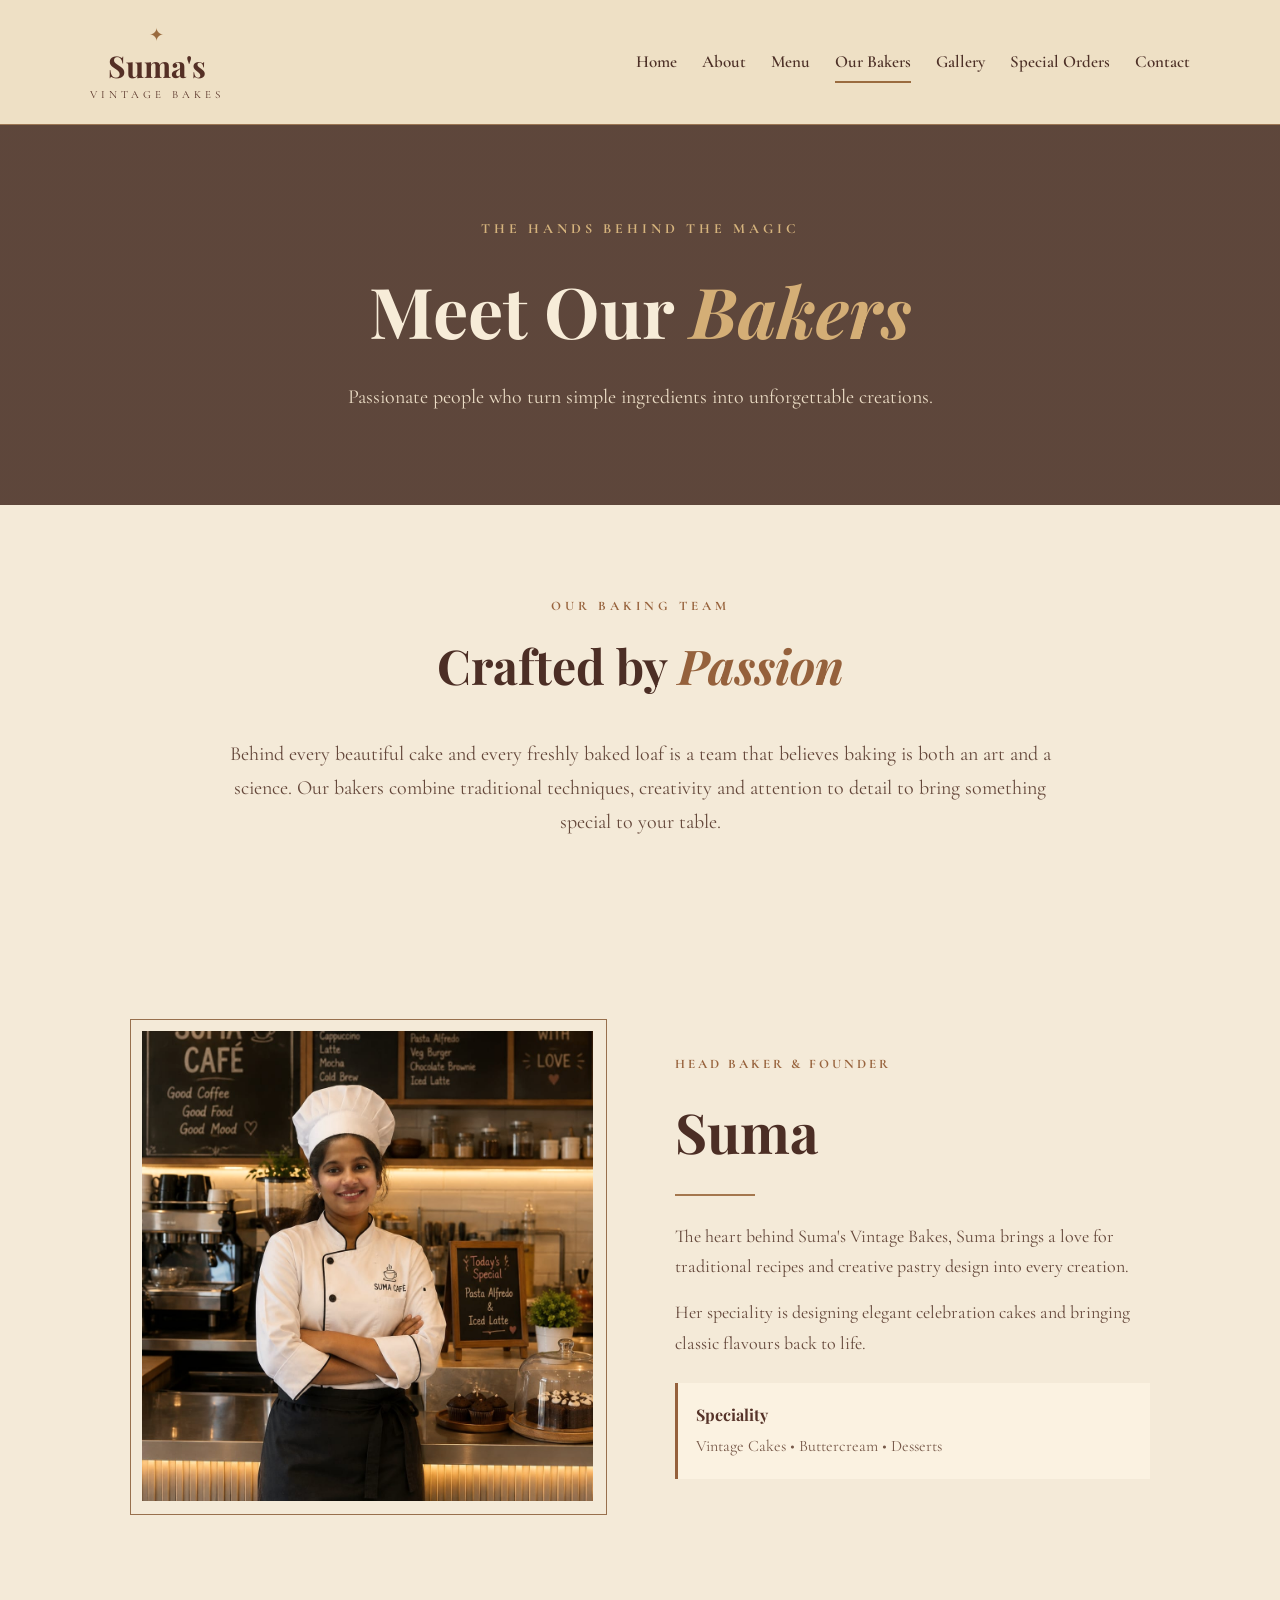
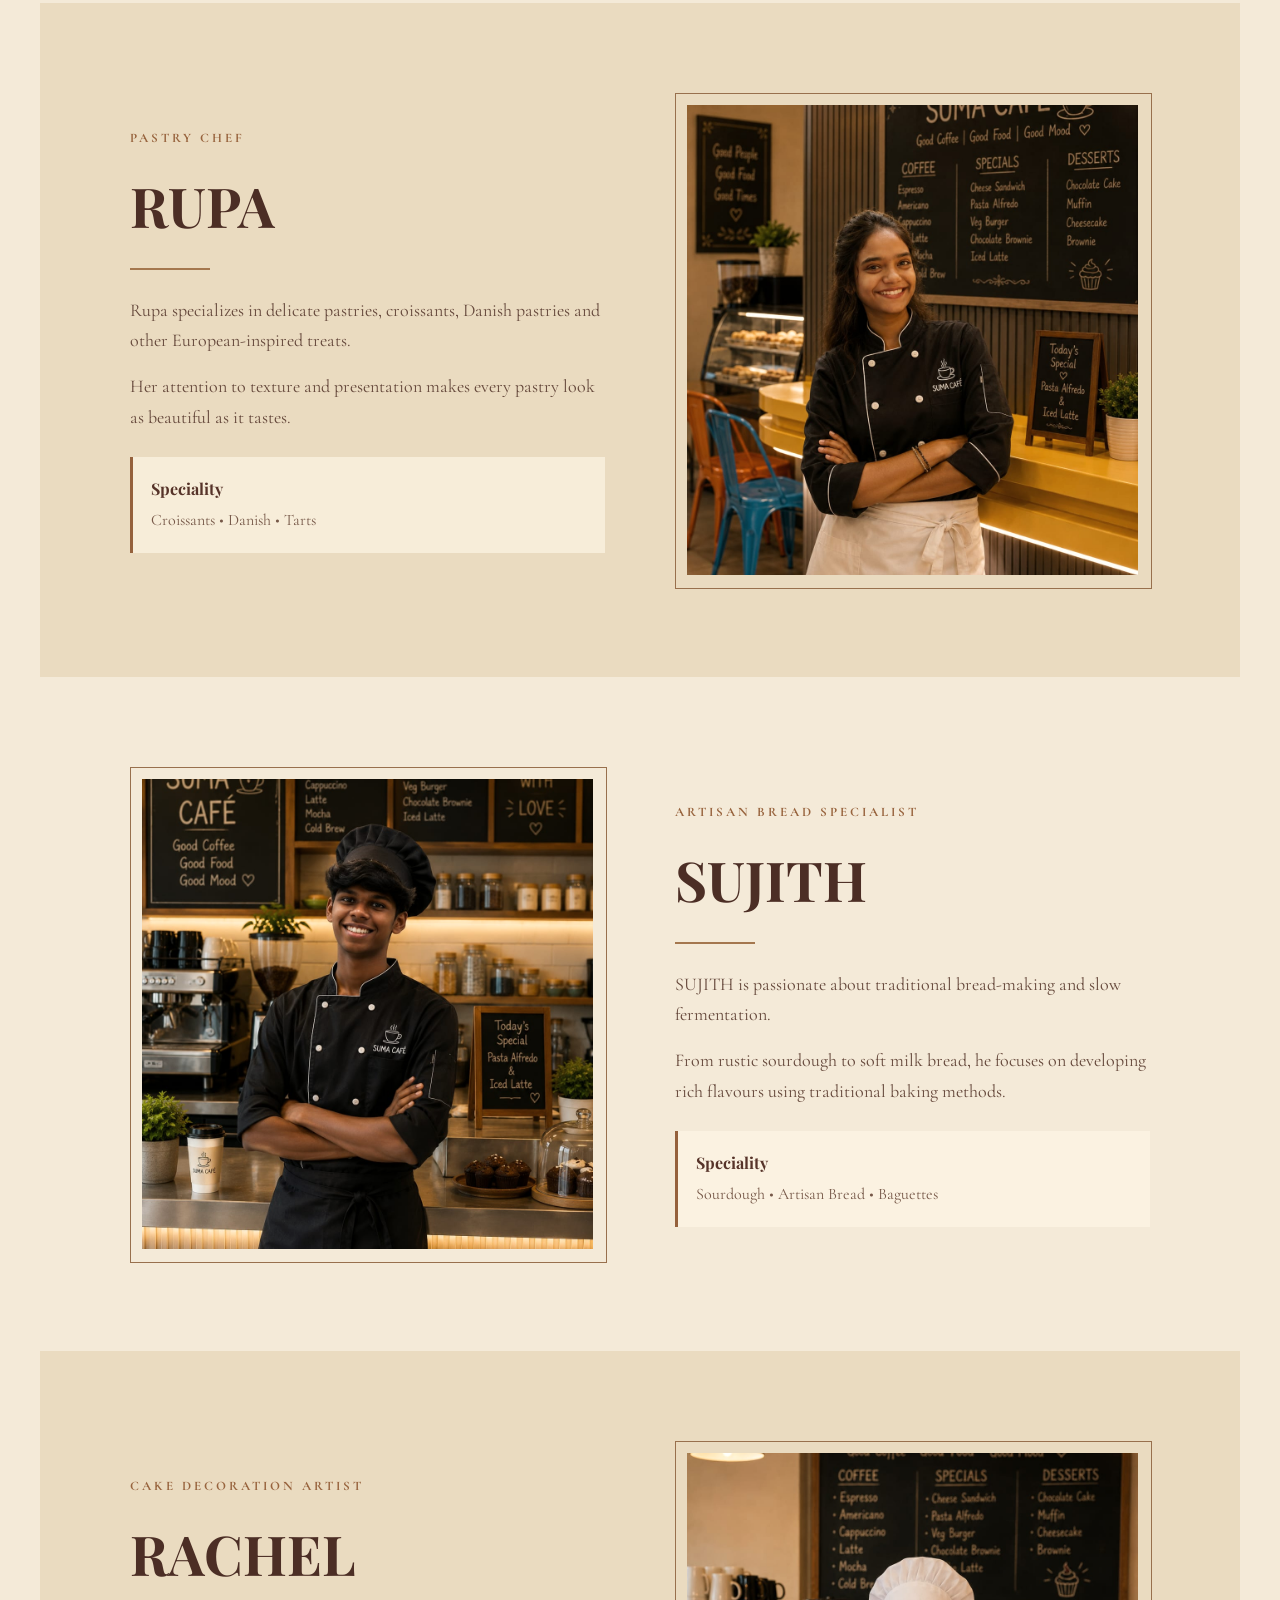
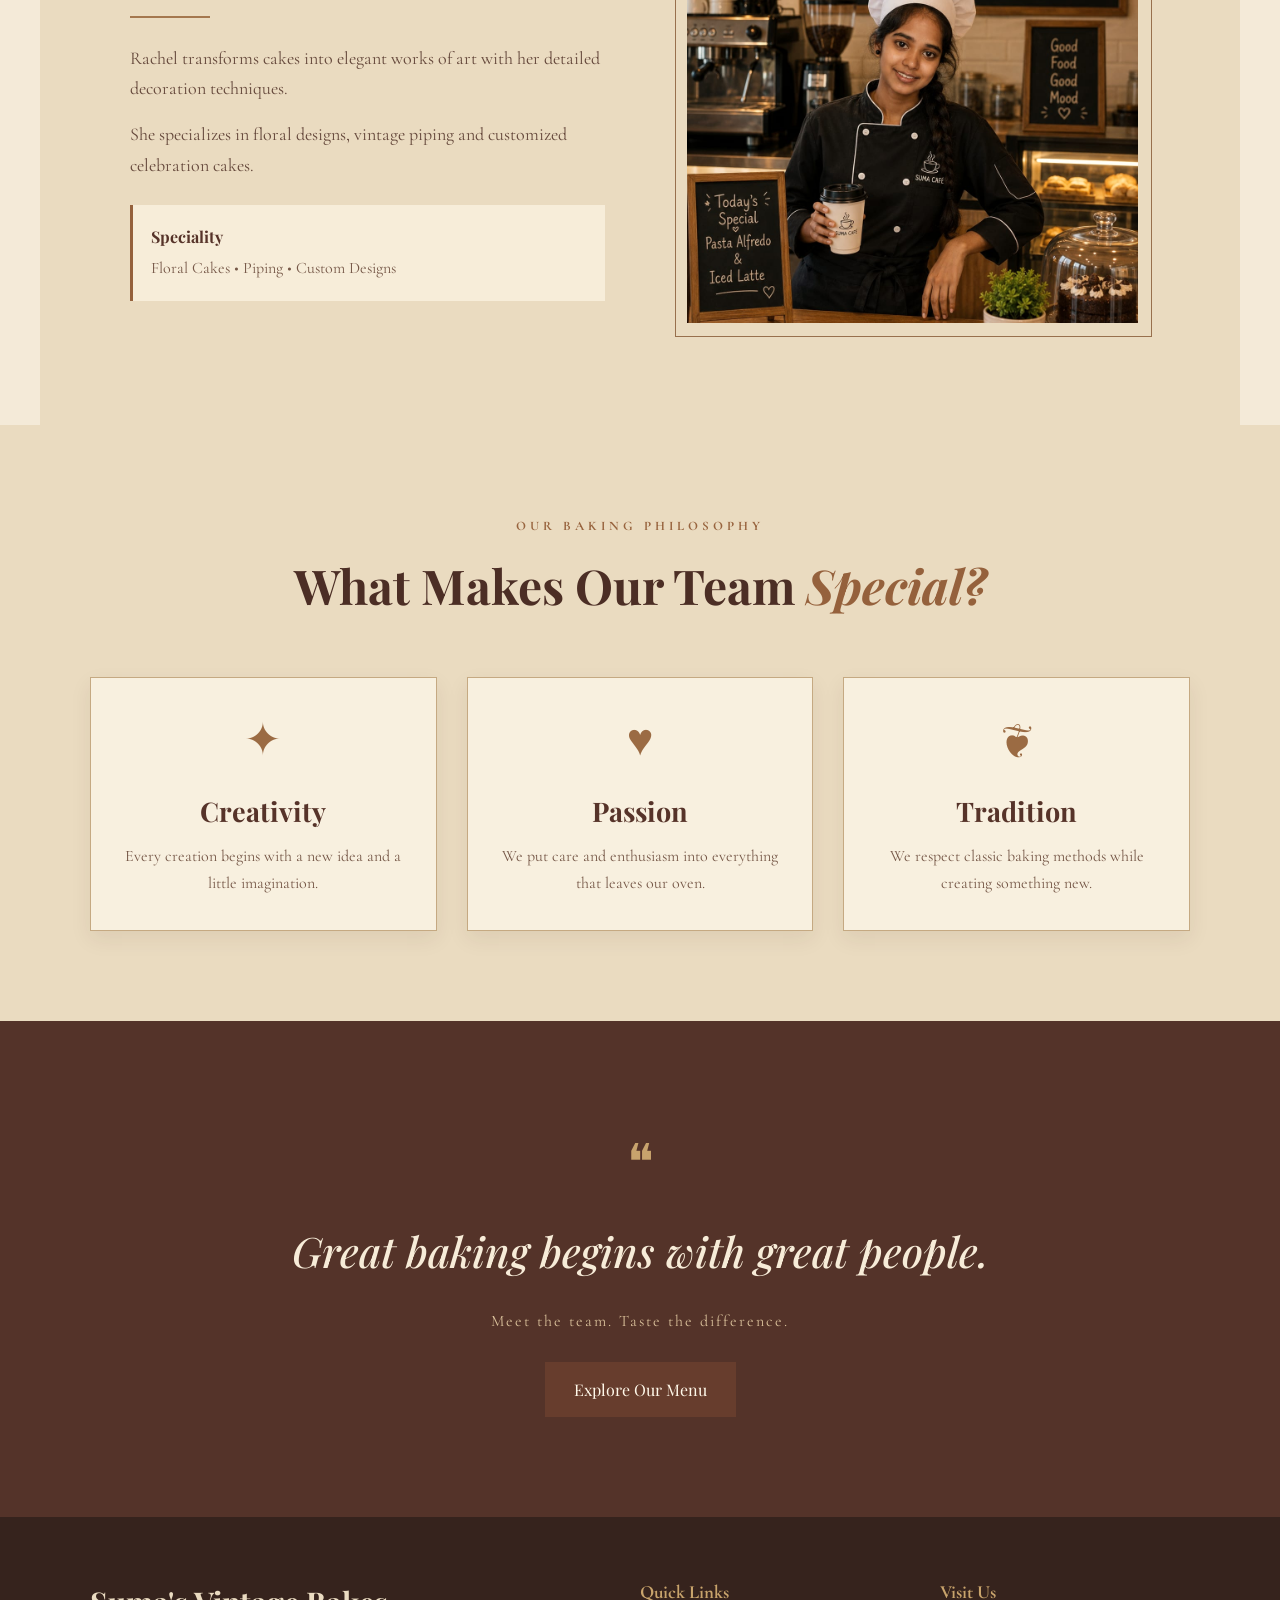
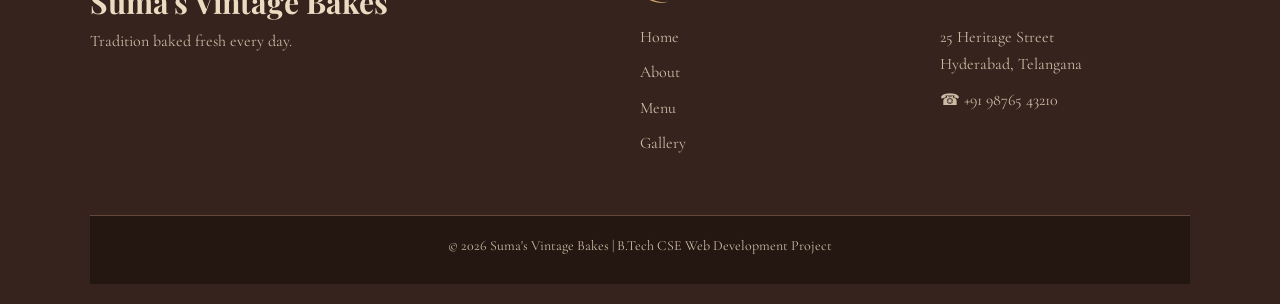
<file: chefs.html>
<!DOCTYPE html>
<html lang="en">

<head>
    <meta charset="UTF-8">
    <meta name="viewport" content="width=device-width, initial-scale=1.0">

    <title>Our Bakers | Suma's Vintage Bakes</title>

    <link rel="preconnect" href="https://fonts.googleapis.com">
    <link rel="preconnect" href="https://fonts.gstatic.com" crossorigin>

    <link href="https://fonts.googleapis.com/css2?family=Cormorant+Garamond:wght@400;500;600;700&family=Playfair+Display:wght@500;600;700&display=swap"
        rel="stylesheet">

    <link rel="stylesheet" href="style.css">
</head>

<body>

    <!-- ================= HEADER ================= -->

    <header class="header">

        <div class="logo">
            <span>✦</span>
            <h1>Suma's</h1>
            <p>VINTAGE BAKES</p>
        </div>

        <nav class="navbar">

            <a href="index.html">Home</a>

            <a href="about.html">About</a>

            <a href="menu.html">Menu</a>

            <a href="chefs.html" class="active">Our Bakers</a>

            <a href="gallery.html">Gallery</a>

            <a href="orders.html">Special Orders</a>

            <a href="contact.html">Contact</a>

        </nav>

    </header>


    <!-- ================= PAGE BANNER ================= -->

    <section class="page-banner chefs-banner">

        <div>

            <p>THE HANDS BEHIND THE MAGIC</p>

            <h2>
                Meet Our <span>Bakers</span>
            </h2>

            <p class="banner-text">
                Passionate people who turn simple ingredients
                into unforgettable creations.
            </p>

        </div>

    </section>


    <!-- ================= INTRODUCTION ================= -->

    <section class="welcome">

        <div class="section-heading">

            <p>OUR BAKING TEAM</p>

            <h2>
                Crafted by <span>Passion</span>
            </h2>

        </div>

        <p class="team-intro">

            Behind every beautiful cake and every freshly
            baked loaf is a team that believes baking is
            both an art and a science.

            Our bakers combine traditional techniques,
            creativity and attention to detail to bring
            something special to your table.

        </p>

    </section>


    <!-- ================= CHEF 1 ================= -->

    <section class="chef-profile">

        <div class="chef-image">

            <img
                src="suma.jpeg"
                alt="Head baker">

        </div>

        <div class="chef-info">

            <p class="chef-role">
                HEAD BAKER & FOUNDER
            </p>

            <h2>
                Suma
            </h2>

            <div class="chef-line"></div>

            <p>
                The heart behind Suma's Vintage Bakes,
                Suma brings a love for traditional recipes
                and creative pastry design into every
                creation.
            </p>

            <p>
                Her speciality is designing elegant
                celebration cakes and bringing classic
                flavours back to life.
            </p>

            <div class="speciality">

                <strong>Speciality</strong>

                <span>
                    Vintage Cakes • Buttercream • Desserts
                </span>

            </div>

        </div>

    </section>


    <!-- ================= CHEF 2 ================= -->

    <section class="chef-profile reverse">

        <div class="chef-image">

            <img
                src="rupa.jpeg"
                alt="Pastry chef">

        </div>

        <div class="chef-info">

            <p class="chef-role">
                PASTRY CHEF
            </p>

            <h2>
                RUPA
            </h2>

            <div class="chef-line"></div>

            <p>
                Rupa specializes in delicate pastries,
                croissants, Danish pastries and other
                European-inspired treats.
            </p>

            <p>
                Her attention to texture and presentation
                makes every pastry look as beautiful as
                it tastes.
            </p>

            <div class="speciality">

                <strong>Speciality</strong>

                <span>
                    Croissants • Danish • Tarts
                </span>

            </div>

        </div>

    </section>


    <!-- ================= CHEF 3 ================= -->

    <section class="chef-profile">

        <div class="chef-image">

            <img
                src="SUJTH.jpeg"
                alt="Bread baker">

        </div>

        <div class="chef-info">

            <p class="chef-role">
                ARTISAN BREAD SPECIALIST
            </p>

            <h2>
                SUJITH
            </h2>

            <div class="chef-line"></div>

            <p>
                SUJITH is passionate about traditional
                bread-making and slow fermentation.
            </p>

            <p>
                From rustic sourdough to soft milk bread,
                he focuses on developing rich flavours
                using traditional baking methods.
            </p>

            <div class="speciality">

                <strong>Speciality</strong>

                <span>
                    Sourdough • Artisan Bread • Baguettes
                </span>

            </div>

        </div>

    </section>


    <!-- ================= CHEF 4 ================= -->

    <section class="chef-profile reverse">

        <div class="chef-image">

            <img
                src="rachel.jpeg"
                alt="Cake decorator">

        </div>

        <div class="chef-info">

            <p class="chef-role">
                CAKE DECORATION ARTIST
            </p>

            <h2>
                RACHEL
            </h2>

            <div class="chef-line"></div>

            <p>
                Rachel transforms cakes into elegant
                works of art with her detailed decoration
                techniques.
            </p>

            <p>
                She specializes in floral designs,
                vintage piping and customized celebration
                cakes.
            </p>

            <div class="speciality">

                <strong>Speciality</strong>

                <span>
                    Floral Cakes • Piping • Custom Designs
                </span>

            </div>

        </div>

    </section>


    <!-- ================= TEAM VALUES ================= -->

    <section class="featured">

        <div class="section-heading">

            <p>OUR BAKING PHILOSOPHY</p>

            <h2>
                What Makes Our Team <span>Special?</span>
            </h2>

        </div>


        <div class="product-container">

            <div class="product-card">

                <div class="product-info">

                    <div class="team-icon">✦</div>

                    <h3>Creativity</h3>

                    <p>
                        Every creation begins with a new
                        idea and a little imagination.
                    </p>

                </div>

            </div>


            <div class="product-card">

                <div class="product-info">

                    <div class="team-icon">♥</div>

                    <h3>Passion</h3>

                    <p>
                        We put care and enthusiasm into
                        everything that leaves our oven.
                    </p>

                </div>

            </div>


            <div class="product-card">

                <div class="product-info">

                    <div class="team-icon">❦</div>

                    <h3>Tradition</h3>

                    <p>
                        We respect classic baking methods
                        while creating something new.
                    </p>

                </div>

            </div>

        </div>

    </section>


    <!-- ================= CTA ================= -->

    <section class="quote-section">

        <div class="quote-content">

            <span class="quote-mark">❝</span>

            <h2>
                Great baking begins with
                great people.
            </h2>

            <p>
                Meet the team. Taste the difference.
            </p>

            <br>

            <a href="menu.html" class="btn">
                Explore Our Menu
            </a>

        </div>

    </section>


    <!-- ================= FOOTER ================= -->

    <footer class="footer">

        <div class="footer-content">

            <div>

                <h2>Suma's Vintage Bakes</h2>

                <p>
                    Tradition baked fresh every day.
                </p>

            </div>


            <div>

                <h3>Quick Links</h3>

                <a href="index.html">Home</a>

                <a href="about.html">About</a>

                <a href="menu.html">Menu</a>

                <a href="gallery.html">Gallery</a>

            </div>


            <div>

                <h3>Visit Us</h3>

                <p>
                    25 Heritage Street
                    <br>
                    Hyderabad, Telangana
                </p>

                <p>
                    ☎ +91 98765 43210
                </p>

            </div>

        </div>


        <div class="copyright">

            <p>
                © 2026 Suma's Vintage Bakes |
                B.Tech CSE Web Development Project
            </p>

        </div>

    </footer>

</body>

</html>
</file>
<file: style.css>
/* =========================================
   SUMA'S VINTAGE BAKES
   MAIN VINTAGE STYLE SHEET
   ========================================= */


/* ---------- GLOBAL SETTINGS ---------- */

* {
    margin: 0;
    padding: 0;
    box-sizing: border-box;
}


html {
    scroll-behavior: smooth;
}


body {
    font-family: "Cormorant Garamond", serif;

    background-color: #f4ead8;

    color: #3d2921;

    line-height: 1.7;
}


/* ---------- HEADER ---------- */

.header {
    width: 100%;

    padding: 20px 7%;

    display: flex;

    justify-content: space-between;

    align-items: center;

    background-color: #eee0c5;

    border-bottom: 1px solid #9b7653;

    position: sticky;

    top: 0;

    z-index: 1000;
}


/* ---------- LOGO ---------- */

.logo {
    text-align: center;

    color: #542f25;
}


.logo span {
    font-size: 18px;

    color: #9a6b3f;
}


.logo h1 {
    font-family: "Playfair Display", serif;

    font-size: 30px;

    line-height: 1;
}


.logo p {
    font-size: 11px;

    letter-spacing: 4px;

    margin-top: 5px;
}


/* ---------- NAVIGATION ---------- */

.navbar {
    display: flex;

    gap: 25px;

    align-items: center;
}


.navbar a {
    text-decoration: none;

    color: #4d3027;

    font-size: 17px;

    font-weight: 600;

    position: relative;

    transition: 0.3s;
}


.navbar a::after {
    content: "";

    position: absolute;

    left: 0;

    bottom: -6px;

    width: 0;

    height: 2px;

    background-color: #9a6b3f;

    transition: 0.3s;
}


.navbar a:hover::after,
.navbar a.active::after {
    width: 100%;
}


.navbar a:hover {
    color: #8a5237;
}


/* ---------- HERO ---------- */

.hero {
    min-height: 650px;

    padding: 70px 7%;

    display: grid;

    grid-template-columns: 1fr 1fr;

    gap: 60px;

    align-items: center;
}


.hero-content {
    max-width: 600px;
}


.small-title {
    color: #98643e;

    letter-spacing: 4px;

    font-size: 14px;

    font-weight: bold;

    margin-bottom: 15px;
}


.hero h2 {
    font-family: "Playfair Display", serif;

    font-size: clamp(45px, 6vw, 75px);

    line-height: 1.05;

    color: #4c2e25;

    margin-bottom: 25px;
}


.hero h2 span {
    color: #95613c;

    font-style: italic;
}


.hero-text {
    font-size: 20px;

    max-width: 500px;

    margin-bottom: 30px;

    color: #65483b;
}


/* ---------- BUTTONS ---------- */

.hero-buttons {
    display: flex;

    gap: 15px;

    flex-wrap: wrap;
}


.btn {
    display: inline-block;

    padding: 13px 28px;

    background-color: #673d2d;

    color: #fff8e9;

    text-decoration: none;

    border: 1px solid #673d2d;

    font-family: "Playfair Display", serif;

    transition: 0.3s;
}


.btn:hover {
    background-color: #9b6a43;

    transform: translateY(-3px);
}


.btn-outline {
    background-color: transparent;

    color: #673d2d;
}


.btn-outline:hover {
    color: white;
}


/* ---------- HERO IMAGE ---------- */

.hero-image {
    position: relative;
}


.hero-image::before {
    content: "";

    position: absolute;

    width: 100%;

    height: 100%;

    border: 2px solid #9a6b3f;

    top: 18px;

    left: 18px;

    z-index: -1;
}


.hero-image img {
    width: 100%;

    height: 500px;

    object-fit: cover;

    display: block;

    filter: sepia(12%);
}


/* ---------- ORNAMENT ---------- */

.ornament {
    text-align: center;

    padding: 15px;

    color: #9a6b3f;

    font-size: 25px;

    display: flex;

    justify-content: center;

    gap: 20px;
}


/* ---------- SECTION HEADING ---------- */

.section-heading {
    text-align: center;

    margin-bottom: 50px;
}


.section-heading p {
    color: #98643e;

    letter-spacing: 4px;

    font-size: 13px;

    font-weight: bold;
}


.section-heading h2 {
    font-family: "Playfair Display", serif;

    font-size: 48px;

    color: #4c2e25;

    margin-top: 8px;
}


.section-heading h2 span {
    color: #95613c;

    font-style: italic;
}


/* ---------- WELCOME ---------- */

.welcome {
    padding: 90px 7%;
}


.welcome-container {
    display: grid;

    grid-template-columns: 1fr 1fr;

    gap: 70px;

    align-items: center;
}


.welcome-image img {
    width: 100%;

    height: 450px;

    object-fit: cover;

    border: 8px solid #e7d6b7;

    outline: 1px solid #8f6848;

    outline-offset: -18px;
}


.welcome-content h3 {
    font-family: "Playfair Display", serif;

    font-size: 38px;

    margin-bottom: 20px;

    color: #573429;
}


.welcome-content p {
    font-size: 18px;

    margin-bottom: 18px;

    color: #65483b;
}


.text-link {
    display: inline-block;

    margin-top: 10px;

    color: #8b5939;

    font-weight: bold;

    text-decoration: none;

    border-bottom: 1px solid #8b5939;
}


/* ---------- FEATURED ---------- */

.featured {
    padding: 90px 7%;

    background-color: #eadbc0;
}


.product-container {
    display: grid;

    grid-template-columns: repeat(3, 1fr);

    gap: 30px;
}


.product-card {
    background-color: #f8f0df;

    border: 1px solid #c5a982;

    transition: 0.4s;

    box-shadow: 0 8px 20px rgba(70, 42, 28, 0.08);
}


.product-card:hover {
    transform: translateY(-10px);

    box-shadow: 0 15px 30px rgba(70, 42, 28, 0.15);
}


.product-image {
    overflow: hidden;

    height: 270px;
}


.product-image img {
    width: 100%;

    height: 100%;

    object-fit: cover;

    transition: 0.5s;
}


.product-card:hover img {
    transform: scale(1.08);
}


.product-info {
    padding: 25px;

    text-align: center;
}


.product-info h3 {
    font-family: "Playfair Display", serif;

    font-size: 27px;

    color: #563329;
}


.product-info p {
    margin: 8px 0;

    color: #765848;
}


.price {
    display: block;

    margin-top: 10px;

    font-size: 21px;

    font-weight: bold;

    color: #8b5939;
}


/* ---------- QUOTE ---------- */

.quote-section {
    padding: 100px 7%;

    background-color: #543329;

    color: #f7ecd8;

    text-align: center;
}


.quote-content {
    max-width: 850px;

    margin: auto;
}


.quote-mark {
    font-size: 50px;

    color: #c8a36d;
}


.quote-content h2 {
    font-family: "Playfair Display", serif;

    font-size: 42px;

    font-weight: 500;

    font-style: italic;

    margin: 10px 0 20px;
}


.quote-content p {
    color: #d9c09a;

    letter-spacing: 2px;
}


/* ---------- CTA ---------- */

.cta {
    padding: 80px 7%;

    display: flex;

    justify-content: space-between;

    align-items: center;

    gap: 30px;

    background-color: #dfccb0;
}


.cta p {
    color: #8d5c3c;

    letter-spacing: 3px;

    font-weight: bold;

    font-size: 13px;
}


.cta h2 {
    font-family: "Playfair Display", serif;

    font-size: 42px;

    color: #543329;
}


.cta h2 span {
    color: #93603d;

    font-style: italic;
}


/* ---------- FOOTER ---------- */

.footer {
    background-color: #36231d;

    color: #eadbc1;

    padding: 60px 7% 20px;
}


.footer-content {
    display: grid;

    grid-template-columns: 2fr 1fr 1fr;

    gap: 50px;
}


.footer h2 {
    font-family: "Playfair Display", serif;

    font-size: 30px;
}


.footer h3 {
    color: #c9a46c;

    margin-bottom: 15px;
}


.footer p {
    color: #cbbba5;

    margin-bottom: 8px;
}


.footer a {
    display: block;

    text-decoration: none;

    color: #cbbba5;

    margin-bottom: 8px;

    transition: 0.3s;
}


.footer a:hover {
    color: #d6ae74;

    padding-left: 5px;
}


.copyright {
    margin-top: 50px;

    padding-top: 20px;

    border-top: 1px solid #62473a;

    text-align: center;
}


.copyright p {
    font-size: 14px;
}


/* ---------- RESPONSIVE DESIGN ---------- */

@media (max-width: 1000px) {

    .header {
        flex-direction: column;

        gap: 20px;
    }

    .navbar {
        flex-wrap: wrap;

        justify-content: center;
    }

    .hero {
        grid-template-columns: 1fr;

        text-align: center;
    }

    .hero-content {
        margin: auto;
    }

    .hero-buttons {
        justify-content: center;
    }

    .welcome-container {
        grid-template-columns: 1fr;
    }

    .product-container {
        grid-template-columns: 1fr 1fr;
    }

    .cta {
        flex-direction: column;

        text-align: center;
    }

    .footer-content {
        grid-template-columns: 1fr 1fr;
    }
}


@media (max-width: 650px) {

    .navbar {
        gap: 12px;
    }

    .navbar a {
        font-size: 15px;
    }

    .hero {
        padding: 50px 5%;
    }

    .hero h2 {
        font-size: 45px;
    }

    .hero-image img {
        height: 350px;
    }

    .product-container {
        grid-template-columns: 1fr;
    }

    .section-heading h2 {
        font-size: 38px;
    }

    .quote-content h2 {
        font-size: 30px;
    }

    .footer-content {
        grid-template-columns: 1fr;
    }
}/* =========================================
   ABOUT PAGE
   ========================================= */


/* ---------- PAGE BANNER ---------- */

.page-banner {
    min-height: 380px;

    display: flex;

    align-items: center;

    justify-content: center;

    text-align: center;

    padding: 60px 7%;

    background:
        linear-gradient(
            rgba(65, 39, 29, 0.82),
            rgba(65, 39, 29, 0.82)
        ),
        url("https://dreamimaginations.com/wp-content/uploads/2024/06/Traditional-English-Bakery-Shops-AI-Artwork-4.jpg");

    background-size: cover;

    background-position: center;

    color: #f7ecd8;
}


.page-banner p:first-child {
    letter-spacing: 4px;

    font-size: 14px;

    color: #d6b47d;

    font-weight: bold;
}


.page-banner h2 {
    font-family: "Playfair Display", serif;

    font-size: clamp(45px, 6vw, 70px);

    margin: 10px 0;
}


.page-banner h2 span {
    color: #d4ae76;

    font-style: italic;
}


.banner-text {
    font-size: 20px;

    color: #eadbc4;

    max-width: 650px;
}


/* ---------- STATISTICS ---------- */

.stats {
    display: grid;

    grid-template-columns: repeat(4, 1fr);

    background-color: #543329;

    padding: 55px 7%;

    gap: 20px;

    text-align: center;
}


.stat-box {
    padding: 15px;

    border-right: 1px solid #80614e;
}


.stat-box:last-child {
    border-right: none;
}


.stat-box h2 {
    font-family: "Playfair Display", serif;

    font-size: 45px;

    color: #d1ab70;
}


.stat-box p {
    color: #eadbc8;

    letter-spacing: 1px;

    font-size: 16px;
}


/* ---------- ABOUT RESPONSIVE ---------- */

@media (max-width: 800px) {

    .stats {
        grid-template-columns: 1fr 1fr;
    }

    .stat-box {
        border-right: none;

        border-bottom: 1px solid #80614e;
    }

}


@media (max-width: 500px) {

    .stats {
        grid-template-columns: 1fr;
    }

    .page-banner {
        min-height: 320px;
    }

}/* =========================================
   MENU PAGE
   ========================================= */


/* ---------- MENU INTRO ---------- */

.menu-description {
    max-width: 700px;

    margin: -20px auto 0;

    text-align: center;

    font-size: 19px;

    color: #65483b;
}


/* ---------- MENU SECTIONS ---------- */

.menu-section {
    padding: 90px 7%;

    background-color: #f4ead8;
}


.alternate-section {
    background-color: #eadbc0;
}


/* ---------- MENU GRID ---------- */

.menu-grid {
    display: grid;

    grid-template-columns: repeat(3, 1fr);

    gap: 30px;

    max-width: 1200px;

    margin: auto;
}


/* ---------- MENU CARD ---------- */

.menu-card {
    background-color: #f8f0df;

    border: 1px solid #c5a982;

    box-shadow:
        0 8px 20px rgba(70, 42, 28, 0.08);

    transition: 0.4s;

    overflow: hidden;
}


.menu-card:hover {
    transform: translateY(-10px);

    box-shadow:
        0 18px 35px rgba(70, 42, 28, 0.16);
}


/* ---------- MENU IMAGE ---------- */

.menu-card-image {
    height: 270px;

    position: relative;

    overflow: hidden;
}


.menu-card-image img {
    width: 100%;

    height: 100%;

    object-fit: cover;

    transition: 0.5s;
}


.menu-card:hover .menu-card-image img {
    transform: scale(1.08);
}


/* ---------- BADGE ---------- */

.menu-badge {
    position: absolute;

    top: 15px;

    right: 15px;

    background-color: #6a3d2d;

    color: #fff4df;

    padding: 6px 12px;

    font-size: 11px;

    letter-spacing: 1px;

    font-weight: bold;
}


/* ---------- MENU CONTENT ---------- */

.menu-card-content {
    padding: 25px;

    text-align: center;
}


.menu-card-content h3 {
    font-family: "Playfair Display", serif;

    font-size: 26px;

    color: #563329;

    margin-bottom: 8px;
}


.menu-card-content p {
    color: #765848;

    font-size: 17px;

    min-height: 55px;
}


.menu-price {
    margin-top: 15px;

    color: #8b5939;

    font-size: 22px;

    font-weight: bold;

    border-top: 1px solid #d2b995;

    padding-top: 12px;
}


/* ---------- COOKIE LIST ---------- */

.cookie-list {
    max-width: 900px;

    margin: auto;
}


.cookie-item {
    display: flex;

    justify-content: space-between;

    align-items: center;

    gap: 30px;

    padding: 25px 10px;

    border-bottom: 1px solid #bfa27d;
}


.cookie-item h3 {
    font-family: "Playfair Display", serif;

    color: #563329;

    font-size: 24px;
}


.cookie-item p {
    color: #765848;

    font-size: 16px;
}


.cookie-item strong {
    color: #8b5939;

    font-size: 21px;

    white-space: nowrap;
}


/* ---------- MENU BANNER ---------- */

.menu-banner {
    background-position: center 60%;
}


/* ---------- MENU RESPONSIVE ---------- */

@media (max-width: 900px) {

    .menu-grid {
        grid-template-columns: 1fr 1fr;
    }

}


@media (max-width: 600px) {

    .menu-grid {
        grid-template-columns: 1fr;
    }

    .cookie-item {
        align-items: flex-start;
    }

    .cookie-item h3 {
        font-size: 20px;
    }

}/* =========================================
   OUR BAKERS / CHEFS PAGE
   ========================================= */


/* ---------- TEAM INTRO ---------- */

.team-intro {
    max-width: 850px;

    margin: -20px auto 0;

    text-align: center;

    font-size: 20px;

    color: #65483b;
}


/* ---------- CHEF PROFILE ---------- */

.chef-profile {
    max-width: 1200px;

    margin: 0 auto;

    padding: 90px 7%;

    display: grid;

    grid-template-columns: 1fr 1fr;

    gap: 70px;

    align-items: center;
}


.chef-profile:nth-of-type(odd) {
    background-color: #f4ead8;
}


.chef-profile.reverse {
    direction: rtl;

    background-color: #eadbc0;
}


.chef-profile.reverse .chef-info {
    direction: ltr;
}


/* ---------- CHEF IMAGE ---------- */

.chef-image {
    position: relative;

    padding: 12px;
}


.chef-image::before {
    content: "";

    position: absolute;

    left: 0;

    top: 0;

    width: 100%;

    height: 100%;

    border: 1px solid #98704d;

    z-index: 0;
}


.chef-image img {
    position: relative;

    z-index: 1;

    width: 100%;

    height: 470px;

    object-fit: cover;

    display: block;

    filter: sepia(8%);
}


/* ---------- CHEF INFORMATION ---------- */

.chef-info {
    padding: 20px 0;
}


.chef-role {
    color: #98643e;

    letter-spacing: 3px;

    font-size: 13px;

    font-weight: bold;

    margin-bottom: 10px;
}


.chef-info h2 {
    font-family: "Playfair Display", serif;

    font-size: 55px;

    color: #4c2e25;

    margin-bottom: 5px;
}


.chef-line {
    width: 80px;

    height: 2px;

    background-color: #a4774e;

    margin: 15px 0 25px;
}


.chef-info > p:not(.chef-role) {
    font-size: 18px;

    color: #65483b;

    margin-bottom: 15px;
}


/* ---------- SPECIALITY ---------- */

.speciality {
    margin-top: 25px;

    padding: 18px;

    background-color: rgba(255, 248, 231, 0.65);

    border-left: 3px solid #95613c;
}


.speciality strong {
    display: block;

    color: #563329;

    font-family: "Playfair Display", serif;

    margin-bottom: 5px;
}


.speciality span {
    color: #765848;

    font-size: 16px;
}


/* ---------- TEAM ICONS ---------- */

.team-icon {
    font-size: 45px;

    color: #9b6b43;

    margin-bottom: 10px;
}


/* ---------- CHEF BANNER ---------- */

.chefs-banner {
    background:
        linear-gradient(
            rgba(65, 39, 29, 0.84),
            rgba(65, 39, 29, 0.84)
        ),
        url("https://images.unsplash.com/photo-1556910103-1c02745aae4d?auto=format&fit=crop&w=1600&q=80");

    background-size: cover;

    background-position: center;
}


/* ---------- CHEF RESPONSIVE ---------- */

@media (max-width: 850px) {

    .chef-profile,
    .chef-profile.reverse {
        grid-template-columns: 1fr;

        direction: ltr;

        padding: 70px 7%;
    }

    .chef-profile.reverse .chef-info {
        direction: ltr;
    }

    .chef-image img {
        height: 400px;
    }

    .chef-info h2 {
        font-size: 45px;
    }

}/* =========================================
   GALLERY PAGE
   ========================================= */


/* ---------- GALLERY INTRO ---------- */

.gallery-intro {

    max-width: 850px;

    margin: -20px auto 0;

    text-align: center;

    font-size: 20px;

    color: #65483b;

}


/* ---------- GALLERY SECTION ---------- */

.gallery-section {

    padding: 70px 7% 100px;

    background-color: #eadbc0;

    display: grid;

    grid-template-columns: repeat(3, 1fr);

    grid-auto-rows: 300px;

    gap: 22px;

}


/* ---------- GALLERY ITEM ---------- */

.gallery-item {

    position: relative;

    overflow: hidden;

    border: 7px solid #f5ead5;

    outline: 1px solid #9b7653;

    background-color: #3f2921;

    cursor: pointer;

}


/* ---------- LARGE IMAGE ---------- */

.gallery-item.large {

    grid-column: span 2;

}


/* ---------- IMAGE ---------- */

.gallery-item img {

    width: 100%;

    height: 100%;

    object-fit: cover;

    display: block;

    transition: transform 0.6s ease,
                filter 0.6s ease;

}


/* ---------- HOVER IMAGE ---------- */

.gallery-item:hover img {

    transform: scale(1.1);

    filter: sepia(25%);

}


/* ---------- DARK OVERLAY ---------- */

.gallery-item::after {

    content: "";

    position: absolute;

    inset: 0;

    background:
        linear-gradient(
            transparent 35%,
            rgba(45, 27, 20, 0.9)
        );

    opacity: 0;

    transition: 0.4s;

}


.gallery-item:hover::after {

    opacity: 1;

}


/* ---------- CAPTION ---------- */

.gallery-caption {

    position: absolute;

    left: 25px;

    bottom: 20px;

    right: 20px;

    color: #fff7e8;

    z-index: 2;

    transform: translateY(20px);

    opacity: 0;

    transition: 0.4s;

}


.gallery-item:hover .gallery-caption {

    transform: translateY(0);

    opacity: 1;

}


.gallery-caption span {

    color: #d2aa70;

    font-size: 13px;

    letter-spacing: 2px;

}


.gallery-caption h3 {

    font-family:
        "Playfair Display",
        serif;

    font-size: 27px;

    margin: 3px 0;

}


.gallery-caption p {

    font-size: 16px;

    color: #e6d6bd;

}


/* ---------- GALLERY BANNER ---------- */

.gallery-banner {

    background:

        linear-gradient(
            rgba(65, 39, 29, 0.84),
            rgba(65, 39, 29, 0.84)
        ),

        url(
            "https://images.unsplash.com/photo-1555507036-ab1f4038808a?auto=format&fit=crop&w=1600&q=80"
        );

    background-size: cover;

    background-position: center;

}


/* ---------- GALLERY RESPONSIVE ---------- */

@media (max-width: 900px) {

    .gallery-section {

        grid-template-columns: repeat(2, 1fr);

    }

    .gallery-item.large {

        grid-column: span 2;

    }

}


@media (max-width: 600px) {

    .gallery-section {

        grid-template-columns: 1fr;

        grid-auto-rows: 280px;

        padding-left: 5%;

        padding-right: 5%;

    }

    .gallery-item.large {

        grid-column: span 1;

    }

    .gallery-caption h3 {

        font-size: 23px;

    }

}/* =========================================
   SPECIAL ORDERS PAGE
   ========================================= */


/* ---------- ORDER INTRO ---------- */

.order-intro {

    max-width: 850px;

    margin: -20px auto 0;

    text-align: center;

    font-size: 20px;

    color: #65483b;

}


/* ---------- OCCASIONS ---------- */

.occasion-section {

    padding: 90px 7%;

    background-color: #eadbc0;

}


.occasion-grid {

    display: grid;

    grid-template-columns:
        repeat(4, 1fr);

    gap: 25px;

    max-width: 1250px;

    margin: auto;

}


/* ---------- OCCASION CARD ---------- */

.occasion-card {

    background-color: #f8f0df;

    border: 1px solid #c5a982;

    transition: 0.4s;

    overflow: hidden;

}


.occasion-card:hover {

    transform: translateY(-8px);

    box-shadow:
        0 15px 30px
        rgba(70, 42, 28, 0.15);

}


/* ---------- OCCASION IMAGE ---------- */

.occasion-image {

    height: 230px;

    overflow: hidden;

}


.occasion-image img {

    width: 100%;

    height: 100%;

    object-fit: cover;

    transition: 0.5s;

}


.occasion-card:hover
.occasion-image img {

    transform: scale(1.08);

}


/* ---------- OCCASION CONTENT ---------- */

.occasion-content {

    padding: 22px;

    text-align: center;

}


.occasion-content span {

    color: #9a6b3f;

    font-size: 12px;

    letter-spacing: 2px;

}


.occasion-content h3 {

    font-family:
        "Playfair Display",
        serif;

    font-size: 26px;

    color: #563329;

    margin: 5px 0;

}


.occasion-content p {

    color: #765848;

    font-size: 16px;

}


/* ---------- CUSTOM CAKE ---------- */

.custom-section {

    padding: 100px 7%;

    background-color: #f4ead8;

}


.custom-container {

    max-width: 1150px;

    margin: auto;

    display: grid;

    grid-template-columns: 1fr 1fr;

    gap: 70px;

    align-items: center;

}


.custom-image {

    position: relative;

    padding: 12px;

}


.custom-image::before {

    content: "";

    position: absolute;

    inset: 0;

    border: 1px solid #98704d;

}


.custom-image img {

    position: relative;

    width: 100%;

    height: 480px;

    object-fit: cover;

    display: block;

}


.custom-content h2 {

    font-family:
        "Playfair Display",
        serif;

    font-size: 50px;

    color: #4c2e25;

    line-height: 1.1;

    margin-bottom: 25px;

}


.custom-content h2 span {

    color: #95613c;

    font-style: italic;

}


.custom-content > p:not(.chef-role) {

    font-size: 19px;

    color: #65483b;

    margin-bottom: 20px;

}


.custom-content ul {

    list-style: none;

    margin-bottom: 30px;

}


.custom-content li {

    color: #65483b;

    font-size: 18px;

    margin-bottom: 7px;

}


/* ---------- ORDER FORM ---------- */

.order-form-section {

    padding: 100px 7%;

    background-color: #eadbc0;

}


.order-form {

    max-width: 900px;

    margin: auto;

    display: grid;

    grid-template-columns: 1fr 1fr;

    gap: 25px;

    background-color: #f8f0df;

    padding: 45px;

    border: 1px solid #c5a982;

    box-shadow:
        0 10px 30px
        rgba(70, 42, 28, 0.08);

}


.form-group {

    display: flex;

    flex-direction: column;

}


.form-group.full {

    grid-column: span 2;

}


.form-group label {

    font-family:
        "Playfair Display",
        serif;

    font-size: 17px;

    color: #563329;

    margin-bottom: 7px;

}


.form-group input,
.form-group select,
.form-group textarea {

    width: 100%;

    padding: 13px 15px;

    border: 1px solid #bda17e;

    background-color: #fffaf0;

    color: #4d3329;

    font-family:
        "Cormorant Garamond",
        serif;

    font-size: 17px;

    outline: none;

    transition: 0.3s;

}


.form-group input:focus,
.form-group select:focus,
.form-group textarea:focus {

    border-color: #8d5b3c;

    box-shadow:
        0 0 0 2px
        rgba(141, 91, 60, 0.1);

}


.form-group textarea {

    resize: vertical;

}


.form-submit {

    grid-column: span 2;

    text-align: center;

    padding-top: 10px;

}


.form-submit .btn {

    cursor: pointer;

    font-size: 17px;

}


/* ---------- ORDER BANNER ---------- */

.orders-banner {

    background:

        linear-gradient(
            rgba(65, 39, 29, 0.84),
            rgba(65, 39, 29, 0.84)
        ),

        url(
            "https://images.unsplash.com/photo-1558301211-0d8c8ddee6ec?auto=format&fit=crop&w=1600&q=80"
        );

    background-size: cover;

    background-position: center;

}


/* ---------- ORDER RESPONSIVE ---------- */

@media (max-width: 1000px) {

    .occasion-grid {

        grid-template-columns:
            repeat(2, 1fr);

    }

}


@media (max-width: 750px) {

    .custom-container {

        grid-template-columns: 1fr;

    }

    .order-form {

        grid-template-columns: 1fr;

        padding: 30px;

    }

    .form-group.full,
    .form-submit {

        grid-column: span 1;

    }

}


@media (max-width: 550px) {

    .occasion-grid {

        grid-template-columns: 1fr;

    }

    .custom-image img {

        height: 350px;

    }

    .custom-content h2 {

        font-size: 40px;

    }

}/* =========================================
   CONTACT PAGE
   ========================================= */


/* ---------- CONTACT INFORMATION ---------- */

.contact-info-section {

    padding: 90px 7%;

    background-color: #f4ead8;

}


.contact-cards {

    max-width: 1200px;

    margin: auto;

    display: grid;

    grid-template-columns:
        repeat(4, 1fr);

    gap: 20px;

}


.contact-card {

    text-align: center;

    padding: 30px 20px;

    background-color: #f8f0df;

    border: 1px solid #c5a982;

    transition: 0.4s;

}


.contact-card:hover {

    transform: translateY(-8px);

    box-shadow:
        0 12px 25px
        rgba(70, 42, 28, 0.12);

}


.contact-icon {

    font-size: 35px;

    margin-bottom: 10px;

}


.contact-card h3 {

    font-family:
        "Playfair Display",
        serif;

    color: #563329;

    font-size: 24px;

    margin-bottom: 8px;

}


.contact-card p {

    color: #765848;

    font-size: 16px;

}



/* ---------- CONTACT MAIN ---------- */

.contact-main {

    padding: 100px 7%;

    background-color: #eadbc0;

    display: grid;

    grid-template-columns:
        1fr 1fr;

    gap: 70px;

    align-items: center;

}


.contact-image {

    position: relative;

    padding: 12px;

}


.contact-image::before {

    content: "";

    position: absolute;

    inset: 0;

    border: 1px solid #98704d;

}


.contact-image img {

    position: relative;

    width: 100%;

    height: 570px;

    object-fit: cover;

    display: block;

}



/* ---------- CONTACT FORM CONTAINER ---------- */

.contact-form-container h2 {

    font-family:
        "Playfair Display",
        serif;

    font-size: 48px;

    line-height: 1.15;

    color: #4c2e25;

    margin-bottom: 30px;

}


.contact-form-container h2 span {

    color: #95613c;

    font-style: italic;

    display: block;

}


.contact-form {

    display: flex;

    flex-direction: column;

    gap: 18px;

}


.contact-form .form-group {

    display: flex;

    flex-direction: column;

}


.contact-form label {

    font-family:
        "Playfair Display",
        serif;

    color: #563329;

    margin-bottom: 6px;

}


.contact-form input,
.contact-form textarea {

    padding: 13px 15px;

    border: 1px solid #bda17e;

    background-color: #fffaf0;

    color: #4d3329;

    font-family:
        "Cormorant Garamond",
        serif;

    font-size: 17px;

    outline: none;

}


.contact-form input:focus,
.contact-form textarea:focus {

    border-color: #8d5b3c;

    box-shadow:
        0 0 0 2px
        rgba(141, 91, 60, 0.1);

}


.contact-form textarea {

    resize: vertical;

}



/* ---------- HOURS ---------- */

.hours-section {

    padding: 90px 7%;

    background-color: #543329;

    color: #f5ead8;

    text-align: center;

}


.hours-content > p {

    color: #d0aa72;

    letter-spacing: 3px;

    font-size: 13px;

    font-weight: bold;

}


.hours-content h2 {

    font-family:
        "Playfair Display",
        serif;

    font-size: 45px;

    margin: 10px 0 40px;

}


.hours-content h2 span {

    color: #d2aa70;

    font-style: italic;

}


.hours-line {

    max-width: 800px;

    margin: auto;

    display: grid;

    grid-template-columns:
        repeat(3, 1fr);

}


.hours-line div {

    padding: 15px;

    border-right: 1px solid #80614e;

}


.hours-line div:last-child {

    border-right: none;

}


.hours-line strong {

    display: block;

    font-family:
        "Playfair Display",
        serif;

    color: #f5ead8;

    font-size: 18px;

}


.hours-line span {

    display: block;

    color: #cbbba5;

    margin-top: 5px;

}



/* ---------- MAP ---------- */

.map-section {

    padding: 90px 7%;

    background-color: #f4ead8;

}


.map-box {

    max-width: 1100px;

    height: 430px;

    margin: auto;

    border: 8px solid #eadbc0;

    outline: 1px solid #98704d;

}


.map-box iframe {

    width: 100%;

    height: 100%;

    border: 0;

}



/* ---------- SOCIAL ---------- */

.social-section {

    padding: 80px 7%;

    background-color: #eadbc0;

}


.social-links {

    max-width: 850px;

    margin: auto;

    display: grid;

    grid-template-columns:
        repeat(4, 1fr);

    gap: 20px;

}


.social-link {

    padding: 20px;

    text-align: center;

    text-decoration: none;

    color: #563329;

    background-color: #f8f0df;

    border: 1px solid #c5a982;

    font-family:
        "Playfair Display",
        serif;

    transition: 0.3s;

}


.social-link span {

    display: block;

    font-size: 28px;

    margin-bottom: 5px;

    color: #95613c;

}


.social-link:hover {

    background-color: #6a3d2d;

    color: #fff5e4;

    transform: translateY(-5px);

}


.social-link:hover span {

    color: #d2aa70;

}



/* ---------- CONTACT BANNER ---------- */

.contact-banner {

    background:

        linear-gradient(
            rgba(65, 39, 29, 0.84),
            rgba(65, 39, 29, 0.84)
        ),

        url(
            "https://images.unsplash.com/photo-1517248135467-4c7edcad34c4?auto=format&fit=crop&w=1600&q=80"
        );

    background-size: cover;

    background-position: center;

}



/* ---------- CONTACT RESPONSIVE ---------- */

@media (max-width: 1000px) {

    .contact-cards {

        grid-template-columns:
            repeat(2, 1fr);

    }

}


@media (max-width: 800px) {

    .contact-main {

        grid-template-columns: 1fr;

    }

    .contact-image img {

        height: 400px;

    }

    .hours-line {

        grid-template-columns: 1fr;

    }

    .hours-line div {

        border-right: none;

        border-bottom: 1px solid #80614e;

    }

    .hours-line div:last-child {

        border-bottom: none;

    }

    .social-links {

        grid-template-columns:
            1fr 1fr;

    }

}


@media (max-width: 500px) {

    .contact-cards {

        grid-template-columns: 1fr;

    }

    .social-links {

        grid-template-columns: 1fr;

    }

    .contact-form-container h2 {

        font-size: 38px;

    }

}/* =========================================
   NEW VINTAGE HOME HERO
   ========================================= */

.hero {

    min-height: 720px;

    display: flex;

    align-items: center;

    justify-content: center;

    text-align: center;

    padding: 80px 7%;

    position: relative;

    background:
        linear-gradient(
            rgba(55, 34, 25, 0.68),
            rgba(55, 34, 25, 0.72)
        ),

        url("https://images.unsplash.com/photo-1519869325930-281384150729?auto=format&fit=crop&w=1800&q=85");

    background-size: cover;

    background-position: center;

    background-attachment: fixed;

    color: #fff8e9;
}


.hero-content {

    max-width: 850px;

    padding: 50px 30px;

    border: 1px solid rgba(230, 204, 162, 0.7);

    background: rgba(55, 34, 25, 0.35);

    backdrop-filter: blur(2px);

}


.hero-small {

    color: #dfc08d;

    font-size: 14px;

    font-weight: bold;

    letter-spacing: 4px;

    margin-bottom: 18px;
}


.hero h1 {

    font-family: "Playfair Display", serif;

    font-size: clamp(55px, 8vw, 100px);

    line-height: 0.95;

    margin: 0;

    font-weight: 600;

}


.hero h1 span {

    display: block;

    color: #e0bb7c;

    font-style: italic;

    font-size: 0.72em;

    margin-top: 15px;

}


.hero-line {

    width: 100px;

    height: 2px;

    background: #d2aa70;

    margin: 28px auto;

}


.hero-text {

    max-width: 650px;

    margin: auto;

    color: #f1e3ca;

    font-size: 20px;

    line-height: 1.6;

}


.hero-buttons {

    display: flex;

    justify-content: center;

    gap: 15px;

    margin-top: 30px;

    flex-wrap: wrap;

}


.btn-outline {

    background: transparent !important;

    border: 1px solid #d2aa70 !important;

    color: #f8ead1 !important;

}


.btn-outline:hover {

    background: #d2aa70 !important;

    color: #4c2e25 !important;

}


/* =========================================
   HOME PAGE SECTIONS
   ========================================= */

.welcome-text {

    max-width: 850px;

    margin: -20px auto 0;

    text-align: center;

    font-size: 20px;

    line-height: 1.7;

    color: #65483b;

}


.center-button {

    text-align: center;

    margin-top: 40px;

}


.home-about {

    padding: 100px 7%;

    background: #eadbc0;

    display: grid;

    grid-template-columns: 1fr 1fr;

    gap: 70px;

    align-items: center;

}


.home-about-image {

    padding: 12px;

    position: relative;

}


.home-about-image::before {

    content: "";

    position: absolute;

    inset: 0;

    border: 1px solid #98704d;

}


.home-about-image img {

    width: 100%;

    height: 500px;

    object-fit: cover;

    display: block;

    position: relative;

}


.home-about-content h2 {

    font-family: "Playfair Display", serif;

    font-size: 52px;

    color: #4c2e25;

    line-height: 1.1;

    margin-bottom: 25px;

}


.home-about-content h2 span {

    color: #95613c;

    font-style: italic;

}


.home-about-content > p:not(.chef-role) {

    color: #65483b;

    font-size: 19px;

    line-height: 1.7;

    margin-bottom: 25px;

}


/* =========================================
   HOME RESPONSIVE
   ========================================= */

@media (max-width: 800px) {

    .hero {

        min-height: 650px;

        background-attachment: scroll;

    }


    .hero-content {

        padding: 35px 20px;

    }


    .hero h1 {

        font-size: 58px;

    }


    .home-about {

        grid-template-columns: 1fr;

    }


    .home-about-image img {

        height: 400px;

    }

}


@media (max-width: 500px) {

    .hero h1 {

        font-size: 48px;

    }


    .hero-text {

        font-size: 17px;

    }


    .hero-small {

        font-size: 11px;

        letter-spacing: 2px;

    }

}/* =====================================================
   SUMA'S VINTAGE BAKES
   NEW HOME PAGE DESIGN
===================================================== */


/* ---------- HEADER ---------- */

.vintage-header {

    min-height: 90px;

    padding: 12px 6%;

    display: flex;

    align-items: center;

    justify-content: space-between;

    gap: 30px;

    background: #f5ead5;

    border-bottom: 1px solid #b89a70;

}


.brand {

    display: flex;

    align-items: center;

    gap: 12px;

}


.brand-symbol {

    font-size: 28px;

    color: #9a7048;

}


.brand h1 {

    margin: 0;

    font-family:
        "Playfair Display",
        serif;

    color: #4d3026;

    font-size: 28px;

}


.brand p {

    margin: 0;

    font-size: 10px;

    letter-spacing: 4px;

    color: #8b6343;

}


.vintage-header nav {

    display: flex;

    align-items: center;

    gap: 25px;

    flex-wrap: wrap;

    justify-content: center;

}


.vintage-header nav a {

    text-decoration: none;

    color: #54372c;

    font-size: 16px;

    font-weight: 600;

    position: relative;

}


.vintage-header nav a::after {

    content: "";

    position: absolute;

    left: 0;

    bottom: -6px;

    width: 0;

    height: 1px;

    background: #9a7048;

    transition: 0.3s;

}


.vintage-header nav a:hover::after,
.vintage-header nav a.active::after {

    width: 100%;

}



/* =====================================================
   HERO
===================================================== */

.vintage-hero {

    min-height: 700px;

    position: relative;

    display: flex;

    align-items: center;

    justify-content: center;

    text-align: center;

    background-image:
        url("https://images.unsplash.com/photo-1519869325930-281384150729?auto=format&fit=crop&w=1800&q=90");

    background-size: cover;

    background-position: center;

}


.hero-overlay {

    position: absolute;

    inset: 0;

    background:
        linear-gradient(
            rgba(54, 35, 27, 0.55),
            rgba(54, 35, 27, 0.72)
        );

}


.hero-box {

    position: relative;

    z-index: 2;

    max-width: 760px;

    padding: 55px 70px;

    border: 1px solid
        rgba(231, 205, 163, 0.8);

    background:
        rgba(62, 40, 30, 0.48);

}


.established {

    color: #e2c18b;

    letter-spacing: 5px;

    font-size: 12px;

}


.ornament {

    color: #d1aa70;

    margin: 12px 0;

}


.hero-box h2 {

    margin: 0;

    font-family:
        "Playfair Display",
        serif;

    font-size: 82px;

    line-height: 0.9;

    color: #fff5df;

}


.hero-box h3 {

    margin: 15px 0;

    font-family:
        "Cormorant Garamond",
        serif;

    font-size: 58px;

    font-style: italic;

    color: #ddb779;

}


.hero-description {

    max-width: 500px;

    margin: 25px auto;

    color: #f4e6ce;

    font-size: 20px;

    line-height: 1.5;

}


.hero-buttons {

    display: flex;

    justify-content: center;

    gap: 15px;

    flex-wrap: wrap;

}



/* =====================================================
   BUTTONS
===================================================== */

.vintage-btn {

    display: inline-block;

    padding: 13px 27px;

    text-decoration: none;

    border: 1px solid #d4ad70;

    background: #8b5e3f;

    color: #fff7e8;

    letter-spacing: 1px;

    font-size: 13px;

    font-weight: bold;

    transition: 0.3s;

}


.vintage-btn:hover {

    background: #d0a76b;

    color: #4b3025;

}


.light-btn {

    background: transparent;

}


.dark-btn {

    background: #54372c;

    border-color: #54372c;

}



/* =====================================================
   INTRO
===================================================== */

.intro-section {

    padding: 100px 7%;

    text-align: center;

    background: #f8f0df;

}


.small-heading {

    color: #9a7048;

    letter-spacing: 4px;

    font-size: 12px;

    font-weight: bold;

}


.intro-section h2,
.section-title h2,
.story-content h2,
.home-cta h2 {

    font-family:
        "Playfair Display",
        serif;

    font-size: 48px;

    color: #4d3026;

    margin: 12px 0;

}


.intro-section h2 em,
.section-title h2 em,
.story-content h2 em,
.home-cta h2 em {

    color: #966a45;

}


.gold-line {

    width: 80px;

    height: 2px;

    background: #b48a58;

    margin: 25px auto;

}


.intro-text {

    max-width: 750px;

    margin: auto;

    font-size: 20px;

    line-height: 1.7;

    color: #6c5041;

}



/* =====================================================
   SPECIALITIES
===================================================== */

.special-section {

    padding: 100px 6%;

    background: #e9dbc1;

}


.section-title {

    text-align: center;

    margin-bottom: 45px;

}


.section-title p {

    color: #9a7048;

    letter-spacing: 4px;

    font-size: 12px;

    font-weight: bold;

}


.special-grid {

    max-width: 1200px;

    margin: auto;

    display: grid;

    grid-template-columns:
        repeat(3, 1fr);

    gap: 28px;

}


.special-card {

    background: #f9f1df;

    border: 1px solid #c3a57d;

    transition: 0.4s;

}


.special-card:hover {

    transform: translateY(-8px);

    box-shadow:
        0 15px 30px
        rgba(69, 43, 31, 0.15);

}


.special-image {

    height: 300px;

    overflow: hidden;

}


.special-image img {

    width: 100%;

    height: 100%;

    object-fit: cover;

    transition: 0.5s;

}


.special-card:hover .special-image img {

    transform: scale(1.07);

}


.special-content {

    text-align: center;

    padding: 25px;

}


.special-content > span {

    color: #a2764b;

    font-size: 11px;

    letter-spacing: 3px;

}


.special-content h3 {

    font-family:
        "Playfair Display",
        serif;

    color: #52362b;

    font-size: 25px;

    margin: 8px 0;

}


.special-content p {

    color: #725747;

    font-size: 17px;

    line-height: 1.5;

}


.special-content a {

    display: inline-block;

    margin-top: 12px;

    color: #8d613e;

    text-decoration: none;

    font-size: 12px;

    font-weight: bold;

    letter-spacing: 1px;

}



/* =====================================================
   STORY
===================================================== */

.story-section {

    padding: 100px 7%;

    background: #f8f0df;

    display: grid;

    grid-template-columns:
        1.05fr 0.95fr;

    gap: 80px;

    align-items: center;

}


.story-image {

    padding: 12px;

    position: relative;

}


.story-image::before {

    content: "";

    position: absolute;

    inset: 0;

    border: 1px solid #a9835b;

}


.story-image img {

    width: 100%;

    height: 520px;

    object-fit: cover;

    display: block;

    position: relative;

}


.story-content h2 {

    font-size: 52px;

    line-height: 1.15;

}


.gold-line.left {

    margin-left: 0;

}


.story-content > p:not(.small-heading) {

    color: #6c5041;

    font-size: 19px;

    line-height: 1.7;

}



/* =====================================================
   FEATURES
===================================================== */

.features-section {

    padding: 75px 7%;

    display: grid;

    grid-template-columns:
        repeat(3, 1fr);

    background: #54372c;

}


.feature {

    text-align: center;

    padding: 20px 35px;

    border-right: 1px solid #765647;

}


.feature:last-child {

    border-right: none;

}


.feature-icon {

    color: #d5ae72;

    font-size: 38px;

}


.feature h3 {

    color: #f5e7ce;

    font-family:
        "Playfair Display",
        serif;

    font-size: 24px;

}


.feature p {

    color: #d8c7af;

    font-size: 16px;

}



/* =====================================================
   QUOTE
===================================================== */

.vintage-quote {

    min-height: 400px;

    display: flex;

    align-items: center;

    justify-content: center;

    text-align: center;

    padding: 60px 7%;

    background:

        linear-gradient(
            rgba(63, 40, 30, 0.75),
            rgba(63, 40, 30, 0.75)
        ),

        url("https://images.unsplash.com/photo-1555507036-ab1f4038808a?auto=format&fit=crop&w=1600&q=85");

    background-size: cover;

    background-position: center;

}


.vintage-quote span {

    font-size: 55px;

    color: #d2aa70;

}


.vintage-quote h2 {

    font-family:
        "Playfair Display",
        serif;

    font-size: 45px;

    color: #fff2d8;

    max-width: 650px;

    margin: 10px auto;

}


.vintage-quote p {

    color: #d9c5a7;

}



/* =====================================================
   CTA
===================================================== */

.home-cta {

    text-align: center;

    padding: 90px 7%;

    background: #e9dbc1;

}


.home-cta > p {

    color: #9a7048;

    letter-spacing: 4px;

    font-size: 12px;

    font-weight: bold;

}


.home-cta h2 {

    margin-bottom: 30px;

}



/* =====================================================
   FOOTER
===================================================== */

.vintage-footer {

    padding: 65px 7%;

    background: #33221c;

    color: #eadbc2;

    display: grid;

    grid-template-columns:
        2fr 1fr 1fr;

    gap: 50px;

}


.footer-brand h2 {

    font-family:
        "Playfair Display",
        serif;

}


.footer-brand p {

    color: #bca994;

}


.footer-links h3,
.footer-contact h3 {

    color: #d2aa70;

    font-size: 13px;

    letter-spacing: 2px;

}


.footer-links a {

    display: block;

    color: #d4c1aa;

    text-decoration: none;

    margin: 8px 0;

}


.footer-links a:hover {

    color: #d2aa70;

}


.footer-contact p {

    color: #c6b49e;

    line-height: 1.7;

}


.copyright {

    text-align: center;

    padding: 18px;

    background: #241712;

    color: #a99580;

    font-size: 13px;

}



/* =====================================================
   RESPONSIVE
===================================================== */

@media (max-width: 900px) {

    .vintage-header {

        flex-direction: column;

        padding: 20px;

    }


    .vintage-header nav {

        gap: 15px;

    }


    .hero-box {

        margin: 20px;

        padding: 45px 25px;

    }


    .hero-box h2 {

        font-size: 65px;

    }


    .hero-box h3 {

        font-size: 45px;

    }


    .special-grid {

        grid-template-columns: 1fr 1fr;

    }


    .story-section {

        grid-template-columns: 1fr;

    }


    .features-section {

        grid-template-columns: 1fr;

    }


    .feature {

        border-right: none;

        border-bottom: 1px solid #765647;

    }


    .feature:last-child {

        border-bottom: none;

    }


    .vintage-footer {

        grid-template-columns: 1fr 1fr;

    }

}


@media (max-width: 600px) {

    .hero-box h2 {

        font-size: 50px;

    }


    .hero-box h3 {

        font-size: 36px;

    }


    .hero-description {

        font-size: 17px;

    }


    .special-grid {

        grid-template-columns: 1fr;

    }


    .intro-section h2,
    .section-title h2,
    .story-content h2,
    .home-cta h2 {

        font-size: 38px;

    }


    .story-image img {

        height: 380px;

    }


    .vintage-footer {

        grid-template-columns: 1fr;

    }

}
</file>
